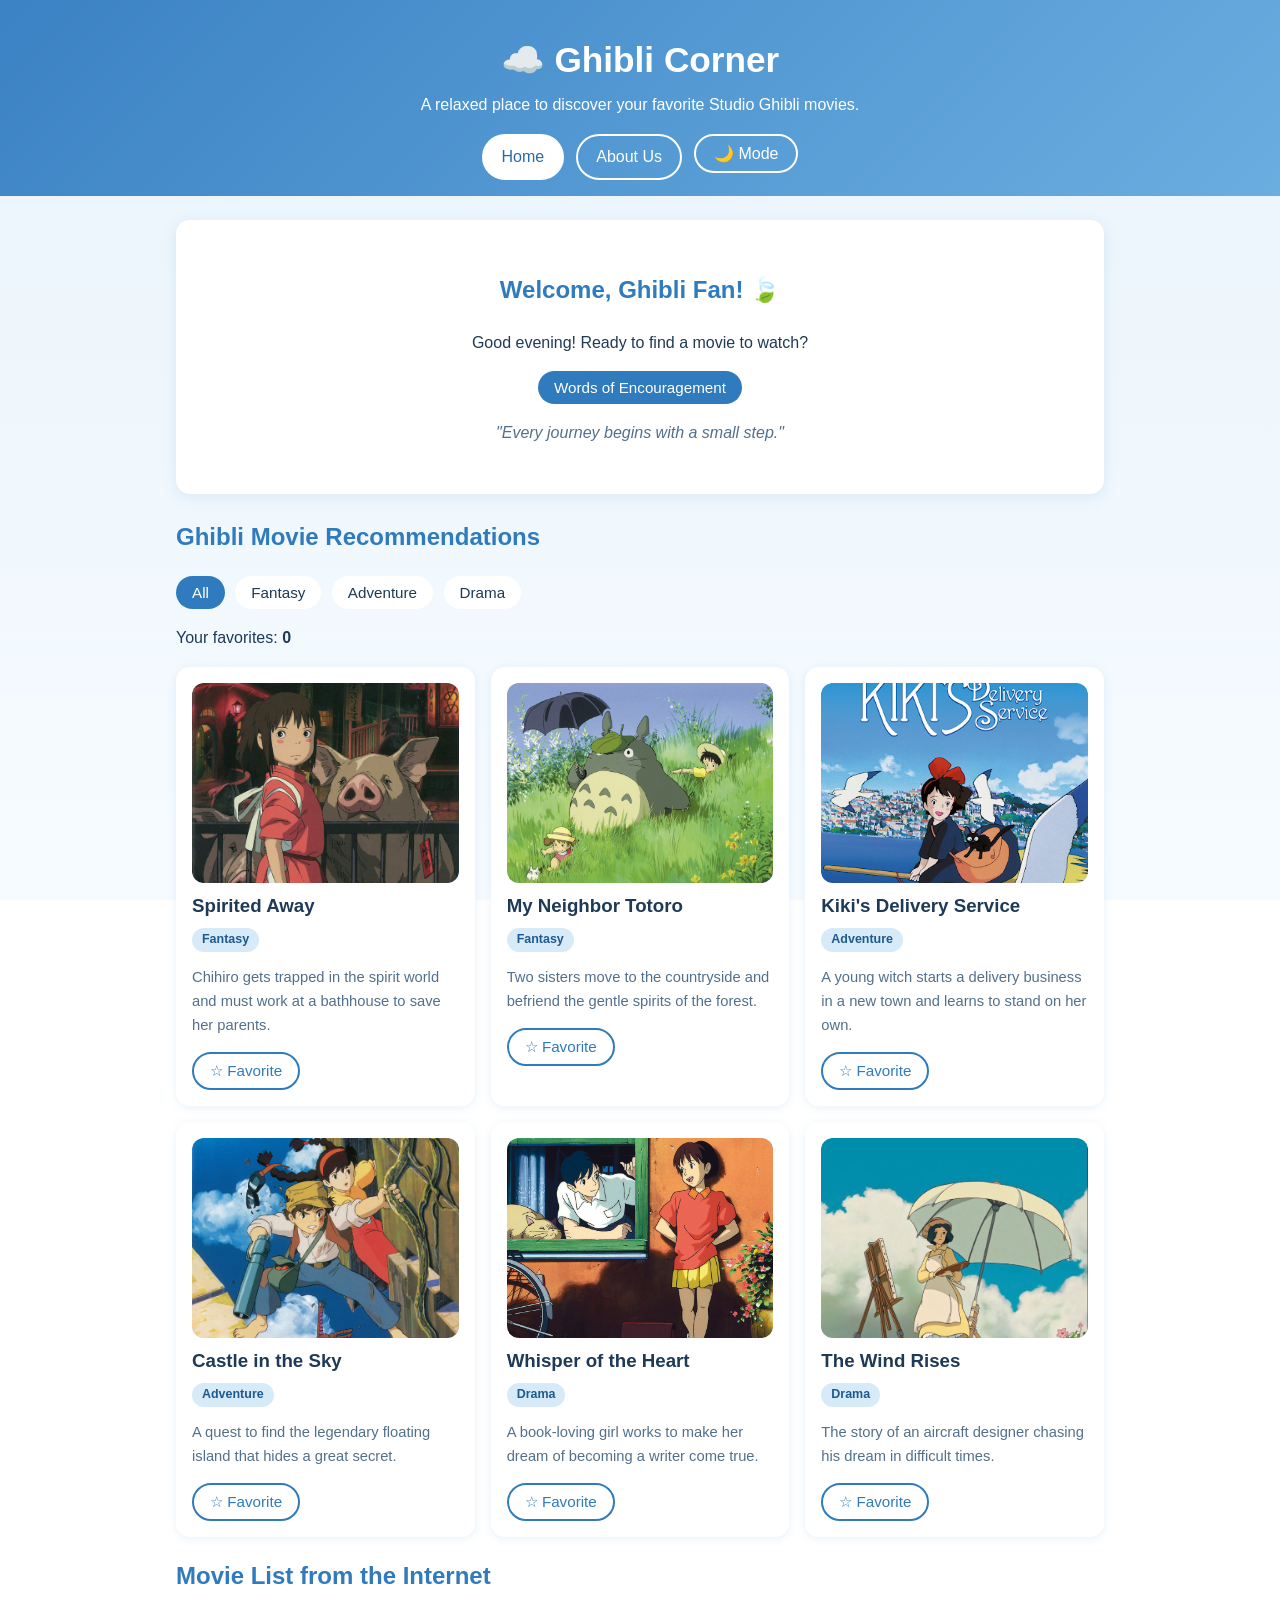
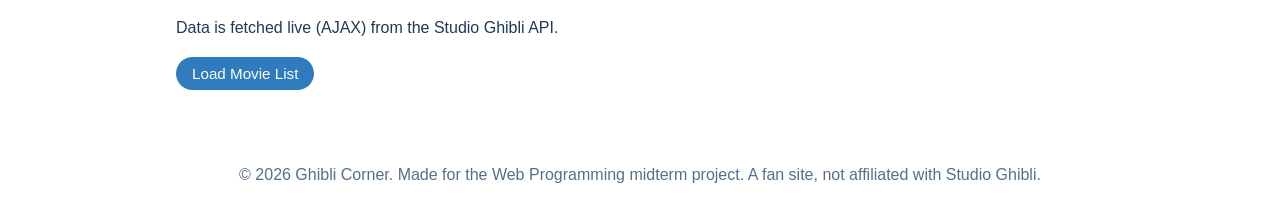
<file: index.html>
<!DOCTYPE html>
<html lang="en">
<head>
  <meta charset="UTF-8">
  <meta name="viewport" content="width=device-width, initial-scale=1.0">
  <meta name="description" content="Ghibli Corner - a relaxed place to find Studio Ghibli movie recommendations.">
  <title>Ghibli Corner - Home</title>
  <link rel="stylesheet" href="style.css">
</head>
<body>
  <header class="site-header">
    <h1>☁️ Ghibli Corner</h1>
    <p>A relaxed place to discover your favorite Studio Ghibli movies.</p>
    <nav aria-label="Main menu">
      <ul>
        <li><a href="index.html" class="active">Home</a></li>
        <li><a href="tentang.html">About Us</a></li>
        <li><button id="themeToggle" type="button">🌙 Mode</button></li>
      </ul>
    </nav>
  </header>

  <main>
    <section class="hero fade-in">
      <h2>Welcome, Ghibli Fan! 🍃</h2>
      <p id="greeting">Ready to find a movie to watch?</p>
      <button id="changeQuote" type="button" class="btn">Words of Encouragement</button>
      <p id="quote" class="quote">"Every journey begins with a small step."</p>
    </section>

    <section class="fade-in">
      <h2>Ghibli Movie Recommendations</h2>
      <div class="filters" role="group" aria-label="Genre filter">
        <button type="button" class="filter active" data-genre="all">All</button>
        <button type="button" class="filter" data-genre="fantasy">Fantasy</button>
        <button type="button" class="filter" data-genre="adventure">Adventure</button>
        <button type="button" class="filter" data-genre="drama">Drama</button>
      </div>
      <p>Your favorites: <strong id="favCount">0</strong></p>

      <div class="grid" id="animeGrid">
        <article class="card" data-genre="fantasy">
          <div class="thumb"><img src="spirited_away.jpg" alt="Spirited Away poster" data-emoji="🏮" onerror="this.onerror=null;this.replaceWith(document.createTextNode(this.dataset.emoji))"></div>
          <h3>Spirited Away</h3>
          <span class="tag">Fantasy</span>
          <p>Chihiro gets trapped in the spirit world and must work at a bathhouse to save her parents.</p>
          <button type="button" class="fav">☆ Favorite</button>
        </article>
        <article class="card" data-genre="fantasy">
          <div class="thumb"><img src="totoro.png" alt="My Neighbor Totoro poster" data-emoji="🌳" onerror="this.onerror=null;this.replaceWith(document.createTextNode(this.dataset.emoji))"></div>
          <h3>My Neighbor Totoro</h3>
          <span class="tag">Fantasy</span>
          <p>Two sisters move to the countryside and befriend the gentle spirits of the forest.</p>
          <button type="button" class="fav">☆ Favorite</button>
        </article>
        <article class="card" data-genre="adventure">
          <div class="thumb"><img src="kiki.png" alt="Kiki's Delivery Service poster" data-emoji="🧹" onerror="this.onerror=null;this.replaceWith(document.createTextNode(this.dataset.emoji))"></div>
          <h3>Kiki's Delivery Service</h3>
          <span class="tag">Adventure</span>
          <p>A young witch starts a delivery business in a new town and learns to stand on her own.</p>
          <button type="button" class="fav">☆ Favorite</button>
        </article>
        <article class="card" data-genre="adventure">
          <div class="thumb"><img src="castle.jpg" alt="Castle in the Sky poster" data-emoji="🏰" onerror="this.onerror=null;this.replaceWith(document.createTextNode(this.dataset.emoji))"></div>
          <h3>Castle in the Sky</h3>
          <span class="tag">Adventure</span>
          <p>A quest to find the legendary floating island that hides a great secret.</p>
          <button type="button" class="fav">☆ Favorite</button>
        </article>
        <article class="card" data-genre="drama">
          <div class="thumb"><img src="whisper.jpg" alt="Whisper of the Heart poster" data-emoji="🎻" onerror="this.onerror=null;this.replaceWith(document.createTextNode(this.dataset.emoji))"></div>
          <h3>Whisper of the Heart</h3>
          <span class="tag">Drama</span>
          <p>A book-loving girl works to make her dream of becoming a writer come true.</p>
          <button type="button" class="fav">☆ Favorite</button>
        </article>
        <article class="card" data-genre="drama">
          <div class="thumb"><img src="the_wind.jpg" alt="The Wind Rises poster" data-emoji="✈️" onerror="this.onerror=null;this.replaceWith(document.createTextNode(this.dataset.emoji))"></div>
          <h3>The Wind Rises</h3>
          <span class="tag">Drama</span>
          <p>The story of an aircraft designer chasing his dream in difficult times.</p>
          <button type="button" class="fav">☆ Favorite</button>
        </article>
      </div>
    </section>

    <section class="fade-in">
      <h2>Movie List from the Internet</h2>
      <p>Data is fetched live (AJAX) from the Studio Ghibli API.</p>
      <button id="loadTop" type="button" class="btn">Load Movie List</button>
      <p id="status" class="status" aria-live="polite"></p>
      <div class="grid" id="topGrid"></div>
    </section>
  </main>

  <footer class="site-footer">
    <p>&copy; 2026 Ghibli Corner. Made for the Web Programming midterm project. A fan site, not affiliated with Studio Ghibli.</p>
  </footer>

  <script src="script.js"></script>
</body>
</html>
</file>
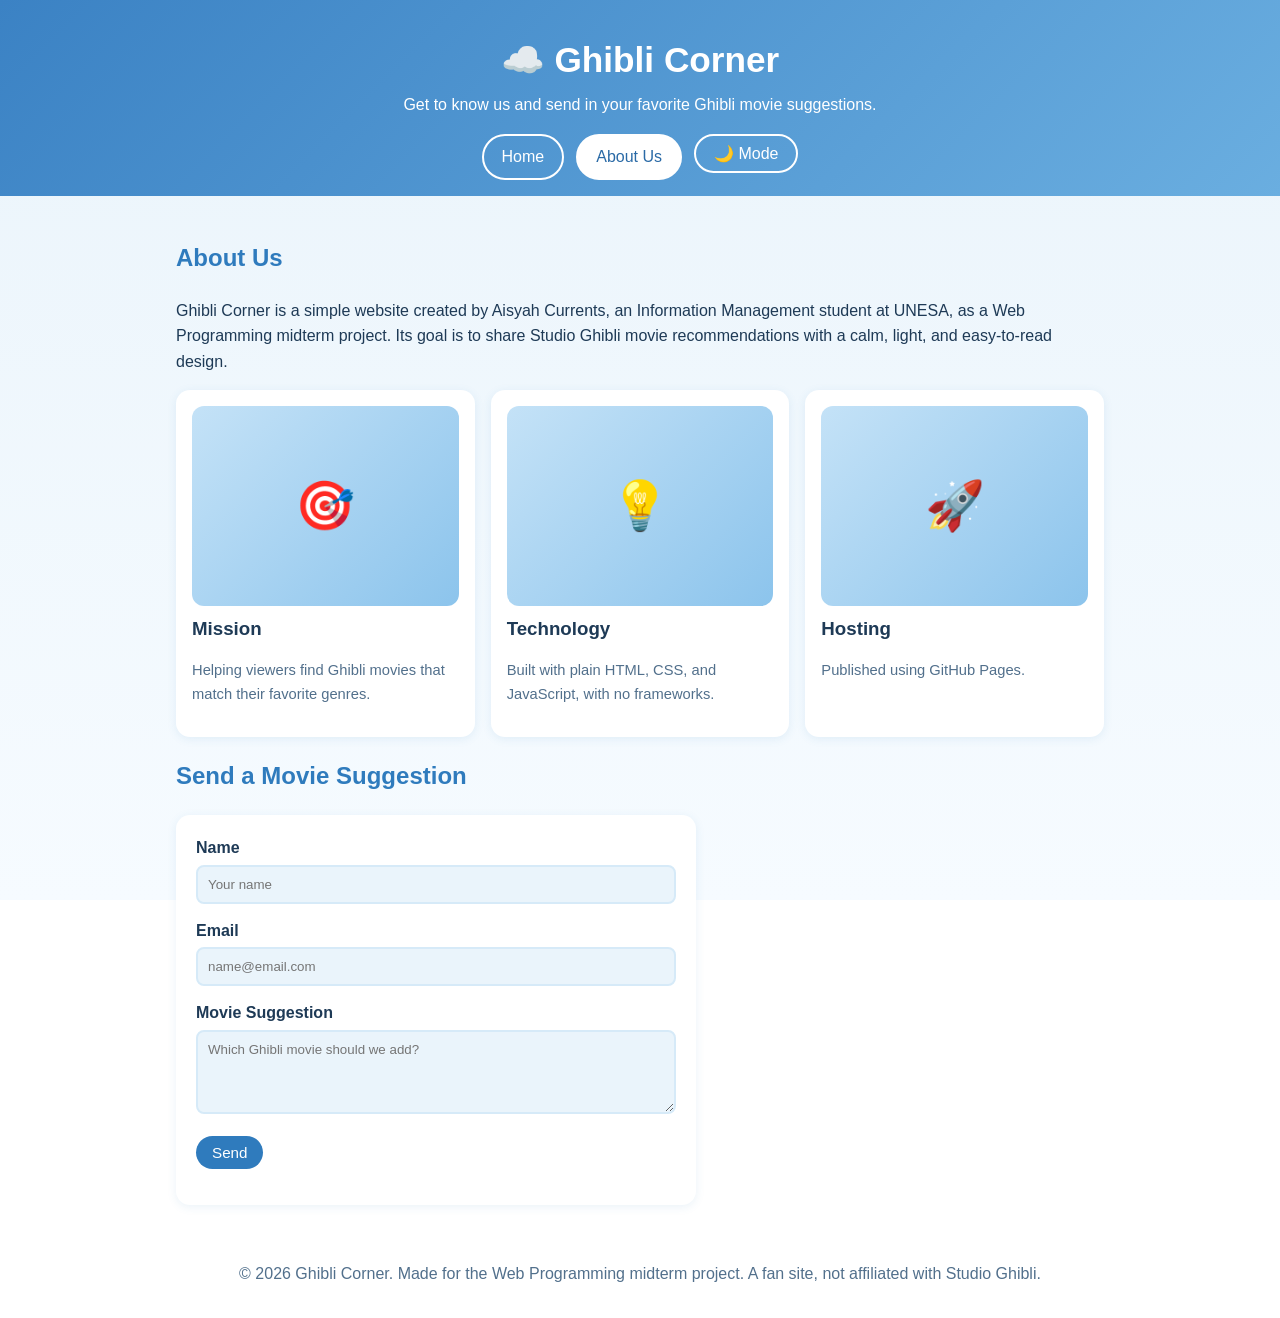
<file: tentang.html>
<!DOCTYPE html>
<html lang="en">
<head>
  <meta charset="UTF-8">
  <meta name="viewport" content="width=device-width, initial-scale=1.0">
  <meta name="description" content="About Ghibli Corner and the contact form.">
  <title>Ghibli Corner - About Us</title>
  <link rel="stylesheet" href="style.css">
</head>
<body>
  <header class="site-header">
    <h1>☁️ Ghibli Corner</h1>
    <p>Get to know us and send in your favorite Ghibli movie suggestions.</p>
    <nav aria-label="Main menu">
      <ul>
        <li><a href="index.html">Home</a></li>
        <li><a href="tentang.html" class="active">About Us</a></li>
        <li><button id="themeToggle" type="button">🌙 Mode</button></li>
      </ul>
    </nav>
  </header>

  <main>
    <section class="fade-in">
      <h2>About Us</h2>
      <p>Ghibli Corner is a simple website created by Aisyah Currents, an Information Management student at UNESA, as a Web Programming midterm project. Its goal is to share Studio Ghibli movie recommendations with a calm, light, and easy-to-read design.</p>
      <div class="grid">
        <article class="card">
          <div class="thumb">🎯</div>
          <h3>Mission</h3>
          <p>Helping viewers find Ghibli movies that match their favorite genres.</p>
        </article>
        <article class="card">
          <div class="thumb">💡</div>
          <h3>Technology</h3>
          <p>Built with plain HTML, CSS, and JavaScript, with no frameworks.</p>
        </article>
        <article class="card">
          <div class="thumb">🚀</div>
          <h3>Hosting</h3>
          <p>Published using GitHub Pages.</p>
        </article>
      </div>
    </section>

    <section class="fade-in">
      <h2>Send a Movie Suggestion</h2>
      <form id="contactForm" novalidate>
        <div class="field">
          <label for="nama">Name</label>
          <input type="text" id="nama" name="nama" placeholder="Your name">
          <small class="error" id="errNama"></small>
        </div>
        <div class="field">
          <label for="email">Email</label>
          <input type="email" id="email" name="email" placeholder="name@email.com">
          <small class="error" id="errEmail"></small>
        </div>
        <div class="field">
          <label for="pesan">Movie Suggestion</label>
          <textarea id="pesan" name="pesan" rows="4" placeholder="Which Ghibli movie should we add?"></textarea>
          <small class="error" id="errPesan"></small>
        </div>
        <button type="submit" class="btn">Send</button>
        <p id="formSuccess" class="success" aria-live="polite"></p>
      </form>
    </section>
  </main>

  <footer class="site-footer">
    <p>&copy; 2026 Ghibli Corner. Made for the Web Programming midterm project. A fan site, not affiliated with Studio Ghibli.</p>
  </footer>

  <script src="script.js"></script>
</body>
</html>
</file>
<file: style.css>
/* ===== Variabel warna (tema soft blue, mode terang default) ===== */
:root {
  --bg: #eaf4fb;
  --bg-2: #f6fbff;
  --surface: #ffffff;
  --text: #1e3a56;
  --muted: #52708c;
  --primary: #2f7bbd;
  --on-primary: #ffffff;
  --secondary: #6fb1e4;
  --head-from: #3b82c4;
  --head-to: #6aaee0;
  --thumb-from: #c4e2f7;
  --thumb-to: #8cc4ec;
  --tag-bg: #d6eaf8;
  --tag-text: #1e5a8f;
  --error: #d9534f;
  --success: #2e8b57;
  --radius: 14px;
}

body.dark {
  --bg: #142235;
  --bg-2: #1a2d44;
  --surface: #1f3550;
  --text: #e6f1fb;
  --muted: #9db8d0;
  --primary: #7bb9e8;
  --on-primary: #0f2236;
  --secondary: #3f7fb8;
  --head-from: #1f4a73;
  --head-to: #3a78b0;
  --thumb-from: #2b4a6b;
  --thumb-to: #3f7fb8;
  --tag-bg: #2b4a6b;
  --tag-text: #cfe6f8;
  --error: #ff8a80;
  --success: #6ee0a6;
}

/* ===== Dasar ===== */
* {
  box-sizing: border-box;
}

body {
  margin: 0;
  font-family: "Segoe UI", Tahoma, sans-serif;
  background: linear-gradient(180deg, var(--bg), var(--bg-2)) fixed;
  color: var(--text);
  line-height: 1.6;
  transition: background 0.3s, color 0.3s;
}

main {
  max-width: 960px;
  margin: 0 auto;
  padding: 24px 16px;
}

h2 {
  color: var(--primary);
}

/* ===== Header & Navigasi ===== */
.site-header {
  text-align: center;
  padding: 32px 16px 16px;
  background: linear-gradient(135deg, var(--head-from), var(--head-to));
  color: #fff;
}

.site-header h1 {
  margin: 0;
  font-size: 2.2rem;
}

.site-header p {
  margin: 4px 0 16px;
}

nav ul {
  list-style: none;
  display: flex;
  justify-content: center;
  flex-wrap: wrap;
  gap: 12px;
  margin: 0;
  padding: 0;
}

nav a,
#themeToggle {
  display: inline-block;
  padding: 8px 18px;
  border-radius: 999px;
  border: 2px solid #fff;
  background: transparent;
  color: #fff;
  font-family: inherit;
  font-size: 1rem;
  text-decoration: none;
  cursor: pointer;
  transition: background 0.25s, color 0.25s;
}

nav a:hover,
nav a.active,
#themeToggle:hover {
  background: #fff;
  color: #2a6aa6;
}

/* ===== Hero ===== */
.hero {
  text-align: center;
  background: var(--surface);
  border-radius: var(--radius);
  padding: 32px 16px;
  margin-bottom: 24px;
  box-shadow: 0 4px 16px rgba(47, 123, 189, 0.12);
}

.quote {
  font-style: italic;
  color: var(--muted);
  min-height: 1.6em;
}

/* ===== Tombol ===== */
.btn,
.filter,
.fav {
  font-family: inherit;
  font-size: 0.95rem;
  padding: 8px 16px;
  border-radius: 999px;
  border: none;
  cursor: pointer;
  transition: transform 0.2s, background 0.2s;
}

.btn {
  background: var(--primary);
  color: var(--on-primary);
}

.filter {
  background: var(--surface);
  color: var(--text);
  margin-right: 6px;
}

.filter.active,
.filter:hover {
  background: var(--primary);
  color: var(--on-primary);
}

.btn:hover,
.fav:hover {
  transform: scale(1.05);
}

.fav {
  background: transparent;
  border: 2px solid var(--primary);
  color: var(--primary);
}

.fav.active {
  background: var(--primary);
  color: var(--on-primary);
}

/* ===== Kartu ===== */
.grid {
  display: grid;
  grid-template-columns: repeat(auto-fill, minmax(240px, 1fr));
  gap: 16px;
  margin-top: 16px;
}

.card {
  background: var(--surface);
  border-radius: var(--radius);
  padding: 16px;
  box-shadow: 0 2px 10px rgba(47, 123, 189, 0.1);
  transition: transform 0.25s, box-shadow 0.25s;
}

.card:hover {
  transform: translateY(-6px);
  box-shadow: 0 10px 24px rgba(47, 123, 189, 0.3);
}

.card h3 {
  margin: 8px 0 4px;
}

.card p {
  color: var(--muted);
  font-size: 0.92rem;
}

.card img {
  width: 100%;
  height: 260px;
  object-fit: cover;
  border-radius: 10px;
}

.thumb {
  display: flex;
  align-items: center;
  justify-content: center;
  height: 120px;
  font-size: 3rem;
  border-radius: 10px;
  background: linear-gradient(135deg, var(--thumb-from), var(--thumb-to));
}

.tag {
  display: inline-block;
  padding: 2px 10px;
  border-radius: 999px;
  background: var(--tag-bg);
  color: var(--tag-text);
  font-size: 0.78rem;
  font-weight: 600;
}

.card.hide {
  display: none;
}

/* ===== Form ===== */
form {
  background: var(--surface);
  padding: 20px;
  border-radius: var(--radius);
  max-width: 520px;
  box-shadow: 0 2px 10px rgba(47, 123, 189, 0.1);
}

.field {
  margin-bottom: 14px;
}

label {
  display: block;
  margin-bottom: 4px;
  font-weight: 600;
}

input,
textarea {
  width: 100%;
  padding: 10px;
  border-radius: 8px;
  border: 2px solid var(--tag-bg);
  background: var(--bg);
  color: var(--text);
  font-family: inherit;
}

input:focus,
textarea:focus {
  outline: none;
  border-color: var(--primary);
}

input.invalid,
textarea.invalid {
  border-color: var(--error);
}

.error {
  color: var(--error);
}

.success {
  color: var(--success);
  font-weight: 600;
}

.status {
  color: var(--muted);
}

/* ===== Footer ===== */
.site-footer {
  text-align: center;
  padding: 16px;
  color: var(--muted);
}

/* ===== Animasi ===== */
.fade-in {
  opacity: 0;
  transform: translateY(24px);
  transition: opacity 0.7s, transform 0.7s;
}

.fade-in.show {
  opacity: 1;
  transform: none;
}

/* ===== Responsif ===== */
@media (max-width: 480px) {
  .site-header h1 {
    font-size: 1.7rem;
  }
}

.thumb {
  width: 100%;
  height: 200px;
  overflow: hidden;
  border-radius: 12px;
}

.thumb img {
  width: 100%;
  height: 100%;
  object-fit: cover;
  display: block;
}
.thumb img {
  object-position: center 30%;
}

.thumb img {
  font-size: 0.9rem;
}
</file>
